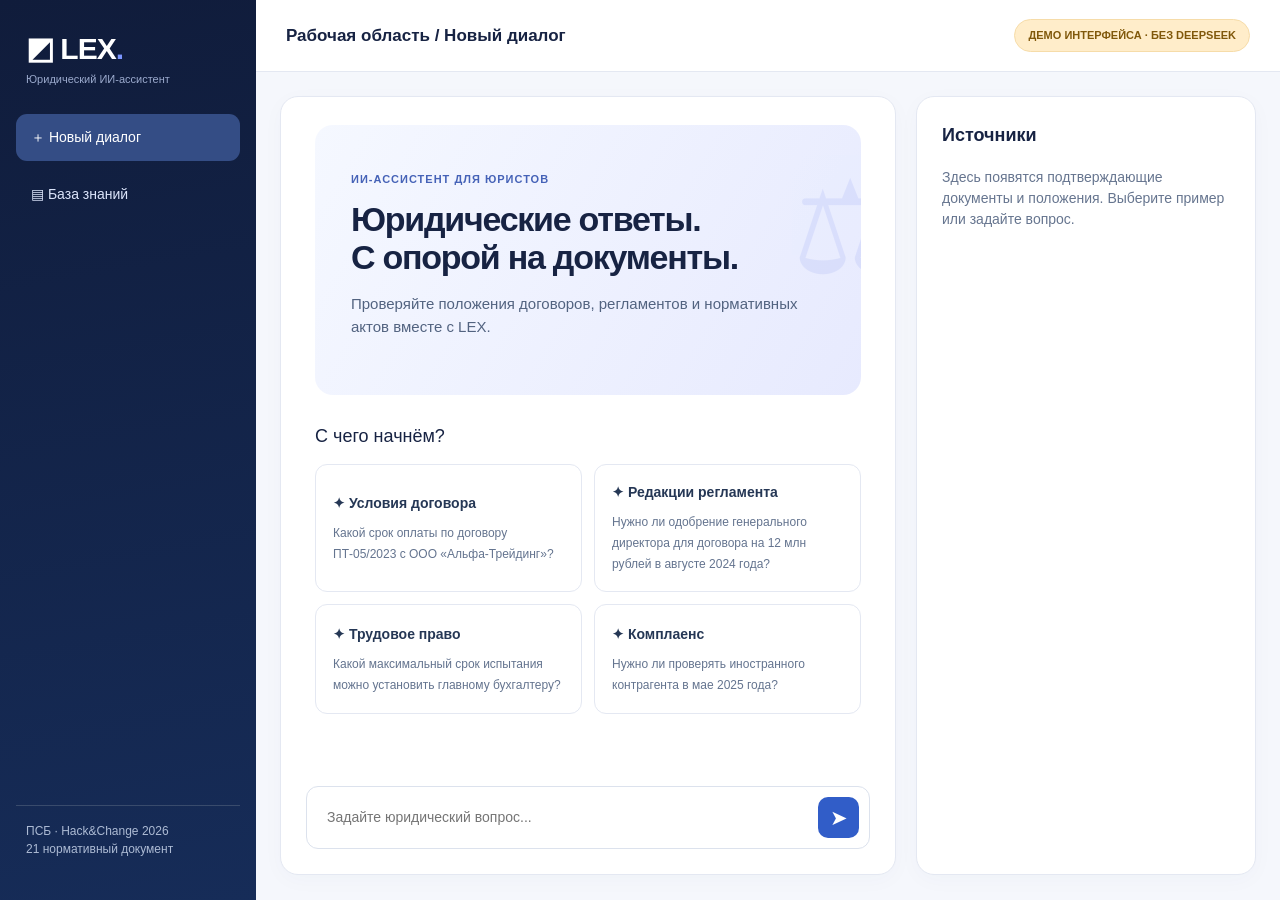
<file: index.html>
<!doctype html>
<html lang="ru"><head><meta charset="utf-8"/><meta name="viewport" content="width=device-width,initial-scale=1"/>
<title>LEX — интерактивное демо</title>
<style>
:root{--navy:#111e40;--blue:#315dca;--muted:#77859f;--line:#e4e8f2;--bg:#f5f7fc}*{box-sizing:border-box}body{margin:0;background:var(--bg);color:#172343;font:14px/1.5 Inter,-apple-system,BlinkMacSystemFont,'Segoe UI',sans-serif}button,input{font:inherit}button{cursor:pointer}.layout{min-height:100vh;display:grid;grid-template-columns:256px 1fr}.side{background:linear-gradient(170deg,#101c3b,#162c58);color:#fff;padding:26px 16px;display:flex;flex-direction:column}.brand{font-size:30px;letter-spacing:-1px;font-weight:850;margin:0 10px 0}.brand small{display:block;font-size:11px;font-weight:400;letter-spacing:0;color:#9baacd}.brand b{color:#7c96ff}.nav{display:block;width:100%;border:0;border-radius:11px;text-align:left;margin-top:10px;padding:13px 15px;color:#dbe4fa;background:transparent}.nav.selected,.nav:hover{background:#344d85;color:white}.new{margin-top:26px;background:#3b5dab;color:white;text-align:left}.sidefoot{margin-top:auto;padding:16px 10px;color:#adbbd4;font-size:12px;border-top:1px solid #394b6c}.main{min-width:0}.top{height:72px;background:white;display:flex;align-items:center;justify-content:space-between;padding:0 30px;border-bottom:1px solid var(--line)}.top strong{font-size:17px}.demo-pill{background:#ffedca;border:1px solid #f6dca9;color:#80580b;padding:7px 13px;border-radius:20px;font-size:11px;font-weight:700}.content{padding:24px;max-width:1500px;margin:auto}.chat{display:grid;grid-template-columns:minmax(360px,1fr) 340px;gap:20px;min-height:calc(100vh - 121px)}.chatbody{background:white;border:1px solid var(--line);border-radius:18px;min-width:0;display:flex;flex-direction:column;box-shadow:0 5px 22px #233a6707}.chatmessages{padding:28px 34px;flex:1}.hero{background:linear-gradient(120deg,#f5f8ff,#e7eafe);border-radius:18px;padding:46px 36px 42px;position:relative;overflow:hidden}.hero h1{font-size:34px;letter-spacing:-1.25px;line-height:1.13;margin:12px 0 17px}.hero p{max-width:480px;color:#526380;font-size:15px}.hero .orb{position:absolute;right:-48px;top:6px;font-size:130px;opacity:.09;color:#3f5fe1}.eyebrow{font-weight:700;font-size:11px;color:#4562b7;letter-spacing:1px}.quicktitle{margin:28px 0 14px;font-size:18px}.examples{display:grid;grid-template-columns:1fr 1fr;gap:12px}.example{border:1px solid var(--line);border-radius:12px;background:white;text-align:left;padding:17px;color:#253755;min-height:110px}.example:hover{border-color:#637cda;box-shadow:0 7px 20px #263b7420}.example strong{display:block;margin-bottom:8px}.example span{color:#64748f;font-size:12px}.composer{margin:0 25px 25px;border:1px solid #dce2ed;border-radius:12px;padding:10px;display:flex;gap:8px;background:#fff}.composer input{border:0;outline:none;flex:1;min-width:0;padding:10px;font-size:14px}.send{width:41px;height:41px;border:0;border-radius:10px;background:#315dc8;color:#fff;font-size:21px}.evidence{border-radius:18px;border:1px solid var(--line);background:#fff;padding:25px;box-shadow:0 5px 22px #233a6707}.evidence h3{margin:0 0 18px;font-size:18px}.evidence small{color:var(--muted)}.evidence p{color:#66758f}.sourceitem{padding:14px;border:1px solid #dbe2f4;border-radius:11px;margin:12px 0;background:#f7f9ff}.sourceitem b{font-size:13px}.sourceitem small{display:block;margin-top:5px}.quote{background:#edf2ff;border-left:3px solid #406acb;padding:14px;border-radius:8px;margin-top:13px;color:#253957;white-space:pre-wrap}.bubble{padding:16px 19px;border-radius:14px;background:#edf2fb;margin:5px 0 26px 14%;font-size:15px}.answer{border:1px solid #dfe5f2;border-radius:14px;background:#fff;box-shadow:0 3px 18px #1c3d6c09;padding:23px}.answer h3{margin:0 0 17px;color:#173b80}.answer p{font-size:15px;white-space:pre-wrap}.tag{background:#e7f6ef;color:#167a50;border-radius:8px;font-weight:650;font-size:12px;padding:7px 9px;display:inline-block}.docs{background:#fff;border:1px solid var(--line);border-radius:17px;padding:27px;min-height:calc(100vh - 130px)}.docs h1{margin:0 0 6px}.docs p{color:#66758f}.docs input{width:100%;border:1px solid #dfe5ed;border-radius:9px;padding:13px;max-width:600px;margin:10px 0 20px}.docgrid{display:grid;grid-template-columns:repeat(2,1fr);gap:13px}.doc{padding:19px;border:1px solid var(--line);background:#f9faff;border-radius:13px;text-align:left;color:#263b62}.doc strong{display:block}.doc small{display:block;color:#7e8ba2;margin-top:4px}.back{background:#f2f5fb;border:1px solid #dce4f0;border-radius:8px;padding:9px 15px;margin-bottom:20px}.paper{white-space:pre-wrap;padding:30px;background:#fcfcff;border:1px solid #e2e7f0;border-radius:10px;max-height:70vh;overflow:auto;font-family:Georgia,serif;line-height:1.7}.muted{color:var(--muted)}@media(max-width:1000px){.chat{grid-template-columns:1fr}.evidence{min-height:180px}.layout{grid-template-columns:210px 1fr}}@media(max-width:660px){.layout{display:block}.side{padding:10px;display:flex;flex-direction:row;gap:8px;align-items:center}.side .brand{font-size:18px;margin:0}.side .brand small,.sidefoot{display:none}.nav{width:auto;margin:0;padding:10px;font-size:12px}.new{margin:0}.top{height:60px;padding:8px}.top strong{font-size:12px}.demo-pill{font-size:9px;padding:6px}.content{padding:8px}.chatmessages{padding:13px}.hero{padding:23px}.hero h1{font-size:26px}.examples,.docgrid{grid-template-columns:1fr}.chat{min-height:70vh}.composer{margin:10px}.docs{padding:15px}}
</style></head><body>
<div class="layout"><aside class="side"><div class="brand">◩ LEX<b>.</b><small>Юридический ИИ-ассистент</small></div><button class="nav new selected" id="new">＋ Новый диалог</button><button class="nav" id="docsnav">▤ База знаний</button><div class="sidefoot">ПСБ · Hack&Change 2026<br/>21 нормативный документ</div></aside>
<div class="main"><header class="top"><strong id="breadcrumb">Рабочая область / Новый диалог</strong><span class="demo-pill">ДЕМО ИНТЕРФЕЙСА · БЕЗ DEEPSEEK</span></header>
<div class="content"><div class="chat" id="chatview"><section class="chatbody"><div class="chatmessages" id="messages"></div><form id="form" class="composer"><input id="question" aria-label="Юридический вопрос" placeholder="Задайте юридический вопрос..."/><button class="send" aria-label="Отправить">➤</button></form></section><aside class="evidence" id="sources"></aside></div><section class="docs" id="docview" style="display:none"><h1>База знаний</h1><p>Договоры, регламенты, нормы законодательства · 21 документ</p><input id="filter" placeholder="Поиск по документам..."/><div id="doccontent"></div></section></div></div></div>
<script>
(function(){
const examples=[
{topic:'Условия договора',q:'Какой срок оплаты по договору ПТ-05/2023 с ООО «Альфа-Трейдинг»?',a:'По договору поставки ПТ-05/2023 с ООО «Альфа-Трейдинг» срок оплаты — 45 календарных дней с даты поставки.',file:'Договор поставки ПТ-05/2023',clause:'п. 4.1',quote:'Покупатель оплачивает товар в течение 45 (сорока пяти) календарных дней с даты поставки.'},
{topic:'Редакции регламента',q:'Нужно ли одобрение генерального директора для договора на 12 млн рублей в августе 2024 года?',a:'Да. В августе 2024 года действовала редакция регламента 2023 года: договоры на сумму свыше 10 млн рублей требовали одобрения генерального директора.',file:'Регламент согласования договоров (ред. 2023)',clause:'п. 2.4',quote:'Договоры на сумму свыше 10 000 000 рублей подлежат одобрению генеральным директором.'},
{topic:'Трудовое право',q:'Какой максимальный срок испытания можно установить главному бухгалтеру?',a:'Главному бухгалтеру можно установить испытательный срок до шести месяцев, если иное не предусмотрено федеральным законом.',file:'Трудовой кодекс РФ',clause:'ст. 70',quote:'Для руководителей организаций, их заместителей, главных бухгалтеров и их заместителей срок испытания может составлять до шести месяцев.'},
{topic:'Комплаенс',q:'Нужно ли проверять иностранного контрагента в мае 2025 года?',a:'Да. В мае 2025 года требуется обязательная санкционная проверка иностранного контрагента согласно письму К-12 и регламенту.',file:'Письмо комплаенс-службы К-12',clause:'письмо от 15.04.2025',quote:'С 21 апреля 2025 года обязательна санкционная проверка иностранных контрагентов.'}
];
const docs=['Договор аренды А-08/2024 — Северный Склад','Договор поставки П-17/2024 — Альфа-Трейд','Договор поставки ПТ-05/2023 — Альфа-Трейдинг','Доп. соглашение №1 к П-17/2024','Регламент согласования договоров (ред. 2023)','Регламент согласования договоров (ред. 2025)','Служебная записка об архиве договоров','Письмо комплаенс-службы К-12','ТК РФ — ст. 70','ТК РФ — ст. 59','ТК РФ — ст. 99','ТК РФ — ст. 152','НК РФ — ст. 112','НК РФ — ст. 114','НК РФ — ст. 145','НК РФ — ст. 164','НК РФ — ст. 224','НК РФ — ст. 284','КоАП РФ — ст. 13.11','152-ФЗ — ст. 9','МРОТ — ст. 1'];
const msg=document.getElementById('messages'),sources=document.getElementById('sources'),chat=document.getElementById('chatview'),dv=document.getElementById('docview'),title=document.getElementById('breadcrumb');
function esc(s){return String(s).replace(/[&<>"']/g,function(x){return {'&':'&amp;','<':'&lt;','>':'&gt;','"':'&quot;',"'":'&#39;'}[x]})}
function showWelcome(){chat.style.display='grid';dv.style.display='none';title.textContent='Рабочая область / Новый диалог';msg.innerHTML='<div class="hero"><div class="eyebrow">ИИ-АССИСТЕНТ ДЛЯ ЮРИСТОВ</div><h1>Юридические ответы.<br/>С опорой на документы.</h1><p>Проверяйте положения договоров, регламентов и нормативных актов вместе с LEX.</p><div class="orb">⚖</div></div><div class="quicktitle">С чего начнём?</div><div class="examples">'+examples.map(function(x,i){return '<button class="example" data-example="'+i+'"><strong>✦ '+esc(x.topic)+'</strong><span>'+esc(x.q)+'</span></button>'}).join('')+'</div>';sources.innerHTML='<h3>Источники</h3><p>Здесь появятся подтверждающие документы и положения. Выберите пример или задайте вопрос.</p>';}
function answer(q){chat.style.display='grid';dv.style.display='none';const d=examples.find(function(e){return q.toLowerCase().includes(e.q.toLowerCase().slice(0,20)) || q.toLowerCase().includes(e.topic.toLowerCase())}) || (q.toLowerCase().includes('испытан')?examples[2]:q.toLowerCase().includes('12 млн')?examples[1]:q.toLowerCase().includes('пт-05')?examples[0]:q.toLowerCase().includes('контрагент')?examples[3]:null);title.textContent='Рабочая область / Чат с LEX';msg.innerHTML='<div class="bubble">'+esc(q)+'</div><div class="answer"><h3>LEX AI</h3><span class="tag">'+(d?'✓ Ответ на основе документов':'ℹ Демонстрационный режим')+'</span><p>'+esc(d?d.a:'Это визуальное демо без подключения DeepSeek. Выберите один из подготовленных примеров или ознакомьтесь с документами. Для произвольных вопросов требуется backend.')+'</p></div>';sources.innerHTML=d?'<h3>Источники <small>1</small></h3><div class="sourceitem"><b>'+esc(d.file)+'</b><small>'+esc(d.clause)+'</small></div><h4>Подтверждающее положение</h4><div class="quote">'+esc(d.quote)+'</div>':'<h3>Источники</h3><p>Для произвольных запросов требуется работающий backend с DeepSeek.</p>';document.getElementById('question').value='';}
function showDocs(filter=''){chat.style.display='none';dv.style.display='block';title.textContent='Рабочая область / База знаний';const names=docs.filter(function(x){return x.toLowerCase().includes(filter.toLowerCase())});document.getElementById('doccontent').innerHTML='<div class="docgrid">'+names.map(function(x){return '<button class="doc" data-doc="'+esc(x)+'"><strong>▤ '+esc(x)+'</strong><small>Документ из базы знаний</small></button>'}).join('')+'</div>';}
document.getElementById('new').onclick=showWelcome;document.getElementById('docsnav').onclick=function(){showDocs()};document.getElementById('filter').oninput=function(e){showDocs(e.target.value);document.getElementById('filter').value=e.target.value;document.getElementById('filter').focus()};
document.getElementById('form').onsubmit=function(e){e.preventDefault();const q=document.getElementById('question').value.trim();if(q)answer(q)};
document.addEventListener('click',function(e){const ex=e.target.closest('[data-example]');if(ex)answer(examples[Number(ex.dataset.example)].q);const doc=e.target.closest('[data-doc]');if(doc){const name=doc.dataset.doc;document.getElementById('doccontent').innerHTML='<button class="back" id="back">← Все документы</button><h2>'+esc(name)+'</h2><div class="paper">Демонстрационный просмотр источника.<br/><br/>Полный текст находится в базе рабочего приложения LEX. Для подробного просмотра пунктов подключите backend.</div>';document.getElementById('back').onclick=function(){showDocs(document.getElementById('filter').value)}}});showWelcome();
})();
</script></body></html>
</file>
